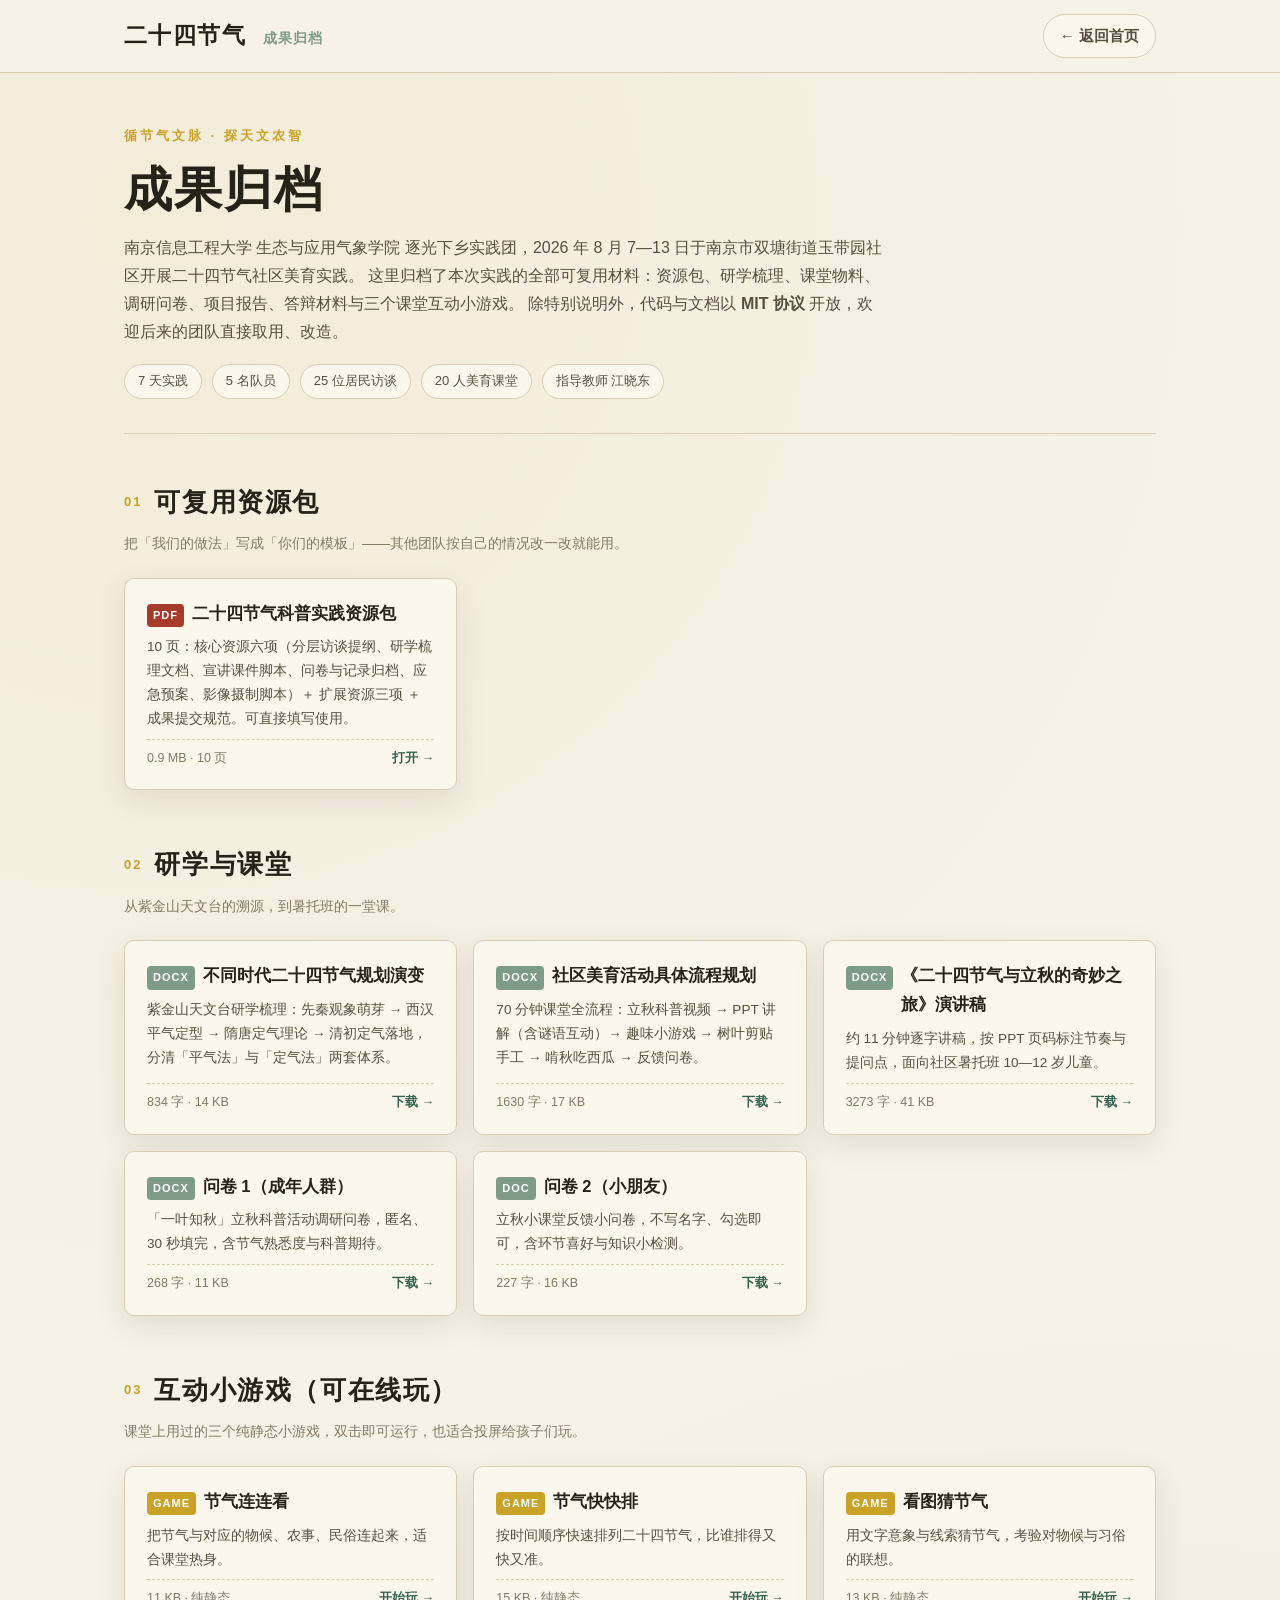
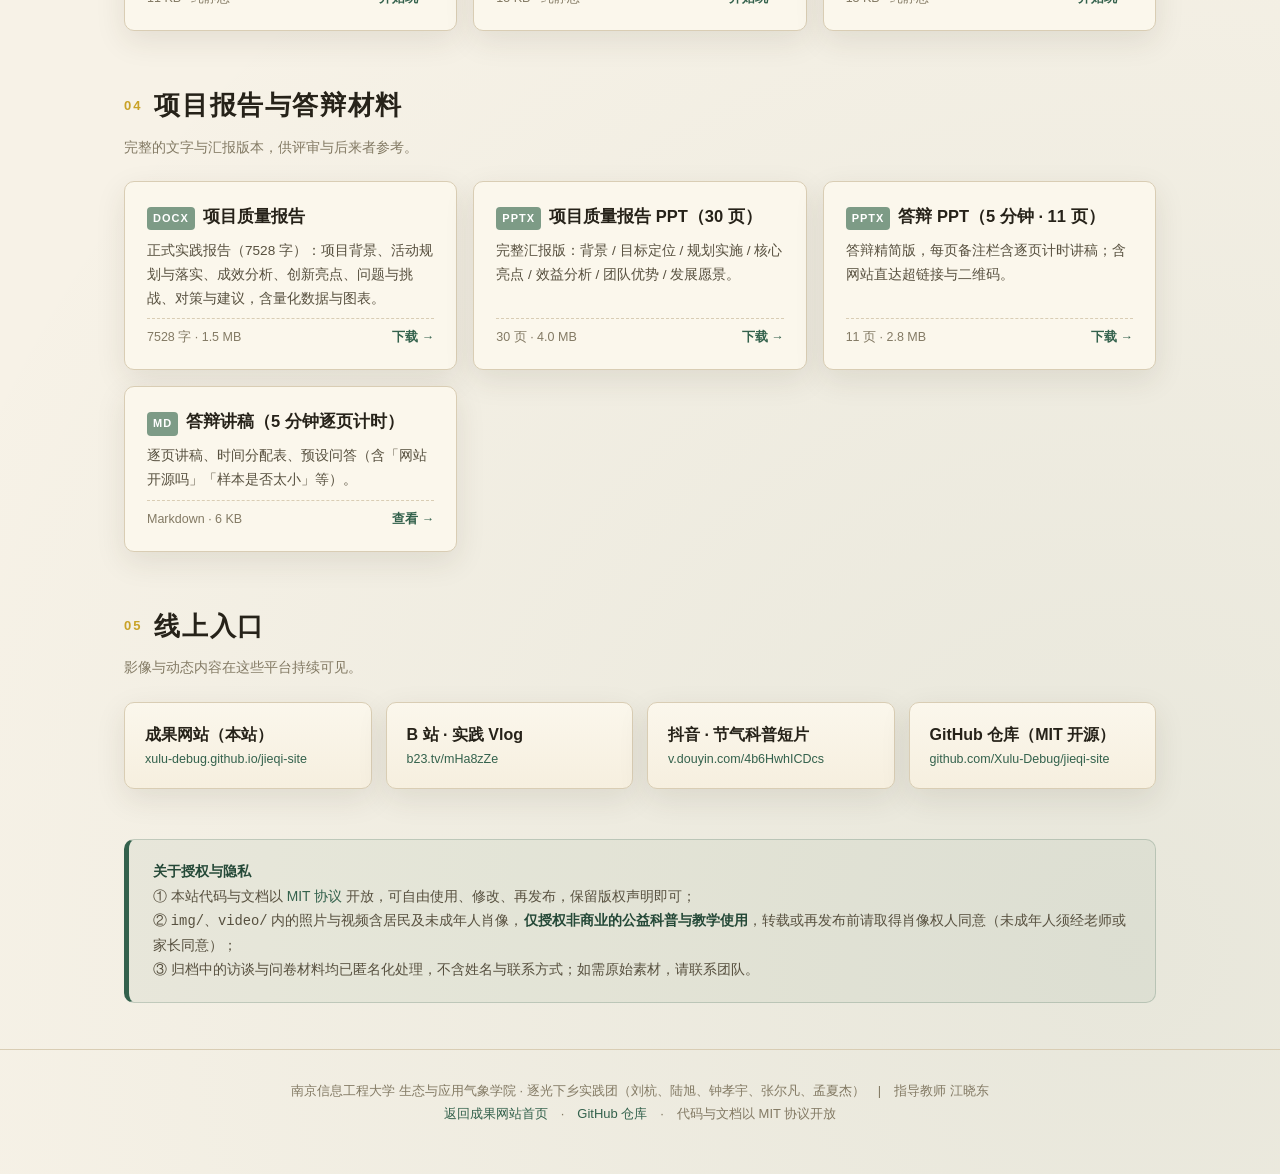
<file: archive.html>
<!DOCTYPE html>
<html lang="zh-CN">
<head>
<meta charset="UTF-8">
<meta name="viewport" content="width=device-width,initial-scale=1">
<title>成果归档 · 二十四节气社区美育实践｜逐光下乡实践团</title>
<meta name="description" content="南京信息工程大学逐光下乡实践团「循节气文脉，探天文农智」二十四节气社区美育实践的成果归档：可复用资源包、研学梳理、课堂物料、项目报告、答辩材料与互动小游戏。">
<style>
:root{
  --paper:#f7f2e7; --paper-2:#efe5d2; --card:#fbf7ec;
  --ink:#262219; --ink-2:#57503f; --ink-3:#837a64;
  --jade:#33614c; --jade-deep:#244837; --jade-soft:#7d9b86;
  --seal:#a63a2b; --line:#d9cdb4; --warm:#c9a227;
  --serif:"Songti SC","Noto Serif CJK SC","Source Han Serif SC",STSong,"SimSun",serif;
  --sans:"PingFang SC","Hiragino Sans GB","Noto Sans CJK SC","Microsoft YaHei",sans-serif;
  --shadow:0 10px 30px rgba(60,50,30,.10);
  --radius:10px;
}
*{box-sizing:border-box;margin:0;padding:0}
body{font-family:var(--sans);color:var(--ink);background:var(--paper);line-height:1.75;
  background-image:radial-gradient(circle at 12% 8%,rgba(201,162,39,.07),transparent 42%),
                   radial-gradient(circle at 88% 92%,rgba(51,97,76,.08),transparent 46%);}
a{color:var(--jade);text-decoration:none}
a:hover{color:var(--seal)}
.wrap{max-width:1080px;margin:0 auto;padding:0 24px}

/* 顶栏 */
.nav{position:sticky;top:0;z-index:50;background:rgba(247,242,231,.94);
  backdrop-filter:blur(8px);border-bottom:1px solid var(--line)}
.nav-inner{max-width:1080px;margin:0 auto;padding:0 24px;height:72px;
  display:flex;align-items:center;justify-content:space-between}
.brand{font-family:var(--serif);font-weight:800;font-size:23px;letter-spacing:1.4px;color:var(--ink)}
.brand em{font-style:normal;color:var(--jade-soft);font-size:14px;margin-left:10px;letter-spacing:1px}
.nav a.back{font-weight:700;font-size:15px;padding:8px 16px;border-radius:999px;
  border:1px solid var(--line);background:var(--card);color:var(--ink-2)}
.nav a.back:hover{border-color:var(--jade);color:var(--jade)}

/* 首屏 */
.hero{padding:60px 0 34px;border-bottom:1px solid var(--line)}
.kicker{font-size:13px;letter-spacing:3px;color:var(--warm);font-weight:800}
h1{font-family:var(--serif);font-size:clamp(32px,4.4vw,48px);line-height:1.25;
  letter-spacing:2px;margin:12px 0 14px}
.lead{color:var(--ink-2);font-size:16px;max-width:760px}
.meta{margin-top:18px;display:flex;flex-wrap:wrap;gap:10px}
.tag{font-size:13px;padding:5px 13px;border-radius:999px;background:var(--card);
  border:1px solid var(--line);color:var(--ink-2)}

/* 分区 */
section{padding:46px 0 6px}
h2{font-family:var(--serif);font-size:26px;letter-spacing:1.6px;
  display:flex;align-items:center;gap:12px;margin-bottom:6px}
h2 .no{font-family:var(--sans);font-size:13px;font-weight:800;color:var(--warm);letter-spacing:2px}
.sub{color:var(--ink-3);font-size:14px;margin-bottom:22px}
.grid{display:grid;grid-template-columns:repeat(auto-fill,minmax(320px,1fr));gap:16px}
.item{background:var(--card);border:1px solid var(--line);border-radius:var(--radius);
  padding:20px 22px;box-shadow:var(--shadow);transition:.18s;display:flex;flex-direction:column;gap:8px}
.item:hover{transform:translateY(-2px);border-color:var(--jade-soft)}
.item .name{font-weight:800;font-size:16.5px;color:var(--ink);display:flex;gap:8px;align-items:baseline}
.item .name .ext{font-size:11px;font-weight:800;letter-spacing:1px;color:#fff;background:var(--jade-soft);
  border-radius:4px;padding:2px 6px;flex:none}
.item .name .ext.pdf{background:var(--seal)}
.item .name .ext.game{background:var(--warm)}
.item .desc{font-size:13.6px;color:var(--ink-2)}
.item .foot{margin-top:auto;display:flex;align-items:center;justify-content:space-between;
  font-size:12.5px;color:var(--ink-3);padding-top:8px;border-top:1px dashed var(--line)}
.item .foot .go{font-weight:800;color:var(--jade)}

/* 链接条 */
.links{display:grid;grid-template-columns:repeat(auto-fill,minmax(240px,1fr));gap:14px}
.link-card{display:block;background:linear-gradient(180deg,var(--card),#f6efdf);
  border:1px solid var(--line);border-radius:var(--radius);padding:18px 20px;box-shadow:var(--shadow)}
.link-card .t{font-weight:800;font-size:16px;color:var(--ink)}
.link-card .u{font-size:12.5px;color:var(--jade);word-break:break-all}
.link-card:hover{border-color:var(--jade);transform:translateY(-2px)}

/* 说明 */
.note{margin:44px 0 0;background:rgba(51,97,76,.06);border:1px solid rgba(51,97,76,.22);
  border-left:5px solid var(--jade);border-radius:var(--radius);padding:20px 24px;font-size:13.8px;color:var(--ink-2)}
.note b{color:var(--jade-deep)}
footer{margin-top:46px;padding:30px 0 48px;border-top:1px solid var(--line);
  font-size:13px;color:var(--ink-3);text-align:center}
footer a{color:var(--jade)}
@media(max-width:640px){
  .nav-inner{height:auto;padding:12px 16px;gap:10px;flex-wrap:wrap}
  .brand{font-size:18px;letter-spacing:.5px}
  .brand em{font-size:11px;margin-left:6px;letter-spacing:0}
  .nav a.back{font-size:13px;padding:6px 12px}
  .wrap{padding:0 18px}
  .hero{padding:34px 0 24px}
  h1{font-size:30px;letter-spacing:1px}
  .lead{font-size:15px}
  h2{font-size:21px;letter-spacing:1px}
  .grid{grid-template-columns:1fr}
  .item{padding:16px 16px}
  .item .name{font-size:15.5px;flex-wrap:wrap}
  .link-card .u{font-size:11.5px}
  .note{padding:16px 18px;font-size:13px}
}
</style>
</head>
<body>

<header class="nav">
  <div class="nav-inner">
    <a class="brand" href="index.html">二十四节气 <em>成果归档</em></a>
    <a class="back" href="index.html">← 返回首页</a>
  </div>
</header>

<div class="wrap">
  <section class="hero" style="padding-top:52px">
    <div class="kicker">循节气文脉 · 探天文农智</div>
    <h1>成果归档</h1>
    <p class="lead">
      南京信息工程大学 生态与应用气象学院 逐光下乡实践团，2026 年 8 月 7—13 日于南京市双塘街道玉带园社区开展二十四节气社区美育实践。
      这里归档了本次实践的全部可复用材料：资源包、研学梳理、课堂物料、调研问卷、项目报告、答辩材料与三个课堂互动小游戏。
      除特别说明外，代码与文档以 <b>MIT 协议</b> 开放，欢迎后来的团队直接取用、改造。
    </p>
    <div class="meta">
      <span class="tag">7 天实践</span>
      <span class="tag">5 名队员</span>
      <span class="tag">25 位居民访谈</span>
      <span class="tag">20 人美育课堂</span>
      <span class="tag">指导教师 江晓东</span>
    </div>
  </section>

  <section>
    <h2><span class="no">01</span>可复用资源包</h2>
    <p class="sub">把「我们的做法」写成「你们的模板」——其他团队按自己的情况改一改就能用。</p>
    <div class="grid">
      <div class="item">
        <div class="name"><span class="ext pdf">PDF</span>二十四节气科普实践资源包</div>
        <div class="desc">10 页：核心资源六项（分层访谈提纲、研学梳理文档、宣讲课件脚本、问卷与记录归档、应急预案、影像摄制脚本）＋ 扩展资源三项 ＋ 成果提交规范。可直接填写使用。</div>
        <div class="foot"><span>0.9 MB · 10 页</span><a class="go" href="docs/资源包/二十四节气科普实践资源包.pdf">打开 →</a></div>
      </div>
    </div>
  </section>

  <section>
    <h2><span class="no">02</span>研学与课堂</h2>
    <p class="sub">从紫金山天文台的溯源，到暑托班的一堂课。</p>
    <div class="grid">
      <div class="item">
        <div class="name"><span class="ext">DOCX</span>不同时代二十四节气规划演变</div>
        <div class="desc">紫金山天文台研学梳理：先秦观象萌芽 → 西汉平气定型 → 隋唐定气理论 → 清初定气落地，分清「平气法」与「定气法」两套体系。</div>
        <div class="foot"><span>834 字 · 14 KB</span><a class="go" href="docs/研学/不同时代二十四节气规划演变.docx">下载 →</a></div>
      </div>
      <div class="item">
        <div class="name"><span class="ext">DOCX</span>社区美育活动具体流程规划</div>
        <div class="desc">70 分钟课堂全流程：立秋科普视频 → PPT 讲解（含谜语互动）→ 趣味小游戏 → 树叶剪贴手工 → 啃秋吃西瓜 → 反馈问卷。</div>
        <div class="foot"><span>1630 字 · 17 KB</span><a class="go" href="docs/课堂/社区美育活动具体流程规划.docx">下载 →</a></div>
      </div>
      <div class="item">
        <div class="name"><span class="ext">DOCX</span>《二十四节气与立秋的奇妙之旅》演讲稿</div>
        <div class="desc">约 11 分钟逐字讲稿，按 PPT 页码标注节奏与提问点，面向社区暑托班 10—12 岁儿童。</div>
        <div class="foot"><span>3273 字 · 41 KB</span><a class="go" href="docs/课堂/立秋课堂演讲稿.docx">下载 →</a></div>
      </div>
      <div class="item">
        <div class="name"><span class="ext">DOCX</span>问卷 1（成年人群）</div>
        <div class="desc">「一叶知秋」立秋科普活动调研问卷，匿名、30 秒填完，含节气熟悉度与科普期待。</div>
        <div class="foot"><span>268 字 · 11 KB</span><a class="go" href="docs/课堂/问卷1-成年人群.docx">下载 →</a></div>
      </div>
      <div class="item">
        <div class="name"><span class="ext">DOC</span>问卷 2（小朋友）</div>
        <div class="desc">立秋小课堂反馈小问卷，不写名字、勾选即可，含环节喜好与知识小检测。</div>
        <div class="foot"><span>227 字 · 16 KB</span><a class="go" href="docs/课堂/问卷2-小朋友.doc">下载 →</a></div>
      </div>
    </div>
  </section>

  <section>
    <h2><span class="no">03</span>互动小游戏（可在线玩）</h2>
    <p class="sub">课堂上用过的三个纯静态小游戏，双击即可运行，也适合投屏给孩子们玩。</p>
    <div class="grid">
      <div class="item">
        <div class="name"><span class="ext game">GAME</span>节气连连看</div>
        <div class="desc">把节气与对应的物候、农事、民俗连起来，适合课堂热身。</div>
        <div class="foot"><span>11 KB · 纯静态</span><a class="go" href="games/lianliankan.html">开始玩 →</a></div>
      </div>
      <div class="item">
        <div class="name"><span class="ext game">GAME</span>节气快快排</div>
        <div class="desc">按时间顺序快速排列二十四节气，比谁排得又快又准。</div>
        <div class="foot"><span>15 KB · 纯静态</span><a class="go" href="games/kuaikuaipai.html">开始玩 →</a></div>
      </div>
      <div class="item">
        <div class="name"><span class="ext game">GAME</span>看图猜节气</div>
        <div class="desc">用文字意象与线索猜节气，考验对物候与习俗的联想。</div>
        <div class="foot"><span>13 KB · 纯静态</span><a class="go" href="games/kan-tu-cai.html">开始玩 →</a></div>
      </div>
    </div>
  </section>

  <section>
    <h2><span class="no">04</span>项目报告与答辩材料</h2>
    <p class="sub">完整的文字与汇报版本，供评审与后来者参考。</p>
    <div class="grid">
      <div class="item">
        <div class="name"><span class="ext">DOCX</span>项目质量报告</div>
        <div class="desc">正式实践报告（7528 字）：项目背景、活动规划与落实、成效分析、创新亮点、问题与挑战、对策与建议，含量化数据与图表。</div>
        <div class="foot"><span>7528 字 · 1.5 MB</span><a class="go" href="docs/报告/项目质量报告.docx">下载 →</a></div>
      </div>
      <div class="item">
        <div class="name"><span class="ext">PPTX</span>项目质量报告 PPT（30 页）</div>
        <div class="desc">完整汇报版：背景 / 目标定位 / 规划实施 / 核心亮点 / 效益分析 / 团队优势 / 发展愿景。</div>
        <div class="foot"><span>30 页 · 4.0 MB</span><a class="go" href="docs/报告/项目质量报告PPT-30页.pptx">下载 →</a></div>
      </div>
      <div class="item">
        <div class="name"><span class="ext">PPTX</span>答辩 PPT（5 分钟 · 11 页）</div>
        <div class="desc">答辩精简版，每页备注栏含逐页计时讲稿；含网站直达超链接与二维码。</div>
        <div class="foot"><span>11 页 · 2.8 MB</span><a class="go" href="docs/答辩/答辩PPT-5分钟.pptx">下载 →</a></div>
      </div>
      <div class="item">
        <div class="name"><span class="ext">MD</span>答辩讲稿（5 分钟逐页计时）</div>
        <div class="desc">逐页讲稿、时间分配表、预设问答（含「网站开源吗」「样本是否太小」等）。</div>
        <div class="foot"><span>Markdown · 6 KB</span><a class="go" href="docs/答辩/答辩讲稿-5分钟逐页计时.md">查看 →</a></div>
      </div>
    </div>
  </section>

  <section>
    <h2><span class="no">05</span>线上入口</h2>
    <p class="sub">影像与动态内容在这些平台持续可见。</p>
    <div class="links">
      <a class="link-card" href="index.html">
        <div class="t">成果网站（本站）</div>
        <div class="u">xulu-debug.github.io/jieqi-site</div>
      </a>
      <a class="link-card" href="https://b23.tv/mHa8zZe" target="_blank" rel="noopener">
        <div class="t">B 站 · 实践 Vlog</div>
        <div class="u">b23.tv/mHa8zZe</div>
      </a>
      <a class="link-card" href="https://v.douyin.com/4b6HwhICDcs/" target="_blank" rel="noopener">
        <div class="t">抖音 · 节气科普短片</div>
        <div class="u">v.douyin.com/4b6HwhICDcs</div>
      </a>
      <a class="link-card" href="https://github.com/Xulu-Debug/jieqi-site" target="_blank" rel="noopener">
        <div class="t">GitHub 仓库（MIT 开源）</div>
        <div class="u">github.com/Xulu-Debug/jieqi-site</div>
      </a>
    </div>
  </section>

  <div class="note">
    <b>关于授权与隐私</b><br>
    ① 本站代码与文档以 <a href="LICENSE">MIT 协议</a> 开放，可自由使用、修改、再发布，保留版权声明即可；<br>
    ② <code>img/</code>、<code>video/</code> 内的照片与视频含居民及未成年人肖像，<b>仅授权非商业的公益科普与教学使用</b>，转载或再发布前请取得肖像权人同意（未成年人须经老师或家长同意）；<br>
    ③ 归档中的访谈与问卷材料均已匿名化处理，不含姓名与联系方式；如需原始素材，请联系团队。
  </div>
</div>

<footer>
  南京信息工程大学 生态与应用气象学院 · 逐光下乡实践团（刘杭、陆旭、钟孝宇、张尔凡、孟夏杰）　|　指导教师 江晓东<br>
  <a href="index.html">返回成果网站首页</a>　·　<a href="https://github.com/Xulu-Debug/jieqi-site">GitHub 仓库</a>　·　代码与文档以 MIT 协议开放
</footer>

</body>
</html>
</file>
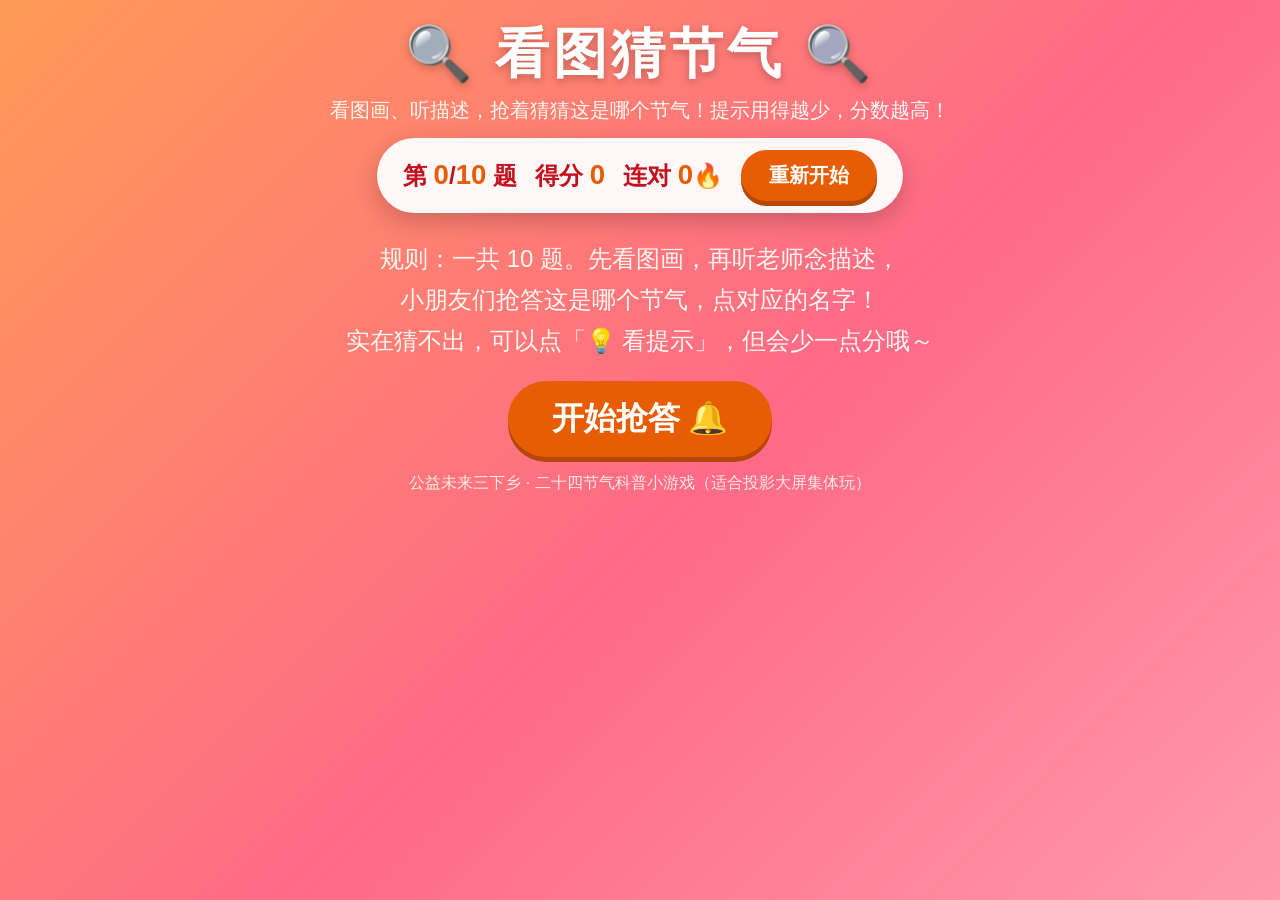
<file: games/kan-tu-cai.html>
<!DOCTYPE html>
<html lang="zh-CN">
<head>
<meta charset="UTF-8">
<meta name="viewport" content="width=device-width, initial-scale=1.0">
<title>看图猜节气 · 公益未来三下乡</title>
<style>
  * { margin:0; padding:0; box-sizing:border-box; -webkit-tap-highlight-color:transparent; }
  html,body{ height:100%; }
  body{
    font-family:"Microsoft YaHei","微软雅黑","PingFang SC",sans-serif;
    background:linear-gradient(135deg,#ff9a56 0%,#ff6a88 55%,#ff99ac 100%);
    min-height:100vh; display:flex; flex-direction:column; align-items:center;
    padding:18px; user-select:none; overflow-x:hidden;
  }
  h1{ color:#fff; font-size:clamp(28px,4.5vw,54px); text-shadow:0 3px 8px rgba(0,0,0,.25); letter-spacing:4px; }
  .subtitle{ color:#fff6f0; font-size:clamp(14px,1.8vw,20px); margin:6px 0 14px; }
  .bar{ display:flex; gap:18px; align-items:center; flex-wrap:wrap; justify-content:center;
    background:rgba(255,255,255,.94); padding:12px 26px; border-radius:50px;
    box-shadow:0 8px 24px rgba(0,0,0,.2); margin-bottom:16px; }
  .stat{ font-size:clamp(16px,2vw,24px); font-weight:bold; color:#c1121f; }
  .stat b{ color:#e85d04; font-size:1.15em; }
  .btn{ border:none; cursor:pointer; font-family:inherit; font-weight:bold; background:#e85d04; color:#fff;
    padding:12px 28px; border-radius:50px; font-size:clamp(15px,1.8vw,20px); box-shadow:0 5px 0 #b54708; transition:.1s; }
  .btn:active{ transform:translateY(4px); box-shadow:0 1px 0 #b54708; }
  .btn.hint{ background:#ffb703; box-shadow:0 5px 0 #fb8500; color:#7a3e00; }

  #stage{ width:100%; max-width:1000px; display:flex; flex-direction:column; align-items:center; }
  #card{ background:#fff; border-radius:30px; padding:26px 34px; text-align:center;
    box-shadow:0 18px 50px rgba(0,0,0,.28); margin-bottom:18px; width:100%; animation:drop .35s; }
  @keyframes drop{ from{transform:translateY(-40px) scale(.9);opacity:0} to{transform:none;opacity:1} }
  #card .emoji{ font-size:clamp(70px,15vw,170px); line-height:1; }
  #card .ask{ font-size:clamp(20px,3vw,32px); color:#c1121f; font-weight:bold; margin-top:8px; }
  #hintBox{ min-height:clamp(30px,4vw,46px); margin-top:12px; font-size:clamp(18px,2.8vw,30px);
    color:#6a4a00; background:#fff3d6; border-radius:16px; padding:10px 16px; display:none; }
  #hintBox.show{ display:block; animation:drop .3s; }

  #options{ display:grid; grid-template-columns:repeat(2,1fr); gap:clamp(12px,2vw,26px); width:100%; max-width:820px; }
  .opt{ border:none; cursor:pointer; font-family:inherit; border-radius:22px; padding:clamp(18px,3vw,34px) 10px;
    background:#fff; color:#c1121f; font-weight:900; font-size:clamp(26px,4.6vw,52px); letter-spacing:3px;
    box-shadow:0 8px 0 rgba(0,0,0,.18); transition:.1s; }
  .opt:active{ transform:translateY(6px); box-shadow:0 2px 0 rgba(0,0,0,.18); }
  .opt.right{ background:#06d6a0; color:#fff; outline:6px solid #04a87d; }
  .opt.wrong{ background:#ef476f; color:#fff; animation:shake .4s; }
  @keyframes shake{ 0%,100%{transform:translateX(0)} 25%{transform:translateX(-10px)} 75%{transform:translateX(10px)} }
  .opt:disabled{ cursor:default; }

  #feedback{ height:clamp(30px,5vw,54px); font-size:clamp(22px,4vw,46px); font-weight:900; margin:14px 0; color:#fff; text-shadow:0 2px 6px rgba(0,0,0,.3); }
  #start{ text-align:center; }
  #start p{ color:#fff6f0; font-size:clamp(16px,2.2vw,24px); margin:10px 0 20px; line-height:1.7; }

  #over{ position:fixed; inset:0; background:rgba(0,0,0,.6); display:none; align-items:center; justify-content:center; z-index:50; }
  #over .panel{ background:#fff; border-radius:28px; padding:40px 50px; text-align:center; box-shadow:0 20px 60px rgba(0,0,0,.4); animation:drop .4s; }
  #over h2{ font-size:clamp(30px,5vw,56px); color:#e85d04; }
  #over .score{ font-size:clamp(40px,8vw,84px); font-weight:900; color:#c1121f; margin:10px 0; }
  #over .rank{ font-size:clamp(22px,3.5vw,38px); color:#7a3e00; margin-bottom:20px; }
  .confetti{ position:fixed; width:12px; height:12px; top:-20px; z-index:60; pointer-events:none; }
  .footer{ color:#fff6f0; margin-top:16px; font-size:clamp(12px,1.4vw,16px); opacity:.9; }
</style>
</head>
<body>
  <h1>🔍 看图猜节气 🔍</h1>
  <div class="subtitle">看图画、听描述，抢着猜猜这是哪个节气！提示用得越少，分数越高！</div>

  <div class="bar">
    <span class="stat">第 <b id="round">0</b>/<b id="rounds">10</b> 题</span>
    <span class="stat">得分 <b id="score">0</b></span>
    <span class="stat">连对 <b id="streak">0</b>🔥</span>
    <button class="btn" id="restart">重新开始</button>
  </div>

  <div id="stage">
    <div id="start">
      <p>规则：一共 10 题。先看图画，再听老师念描述，<br>小朋友们抢答这是哪个节气，点对应的名字！<br>实在猜不出，可以点「💡 看提示」，但会少一点分哦～</p>
      <button class="btn" id="startBtn" style="font-size:clamp(20px,3vw,32px);padding:16px 44px;">开始抢答 🔔</button>
    </div>

    <div id="play" style="display:none;width:100%;flex-direction:column;align-items:center;">
      <div id="card">
        <div class="emoji" id="cEmoji">🌸</div>
        <div class="ask">🤔 这是哪个节气？</div>
        <div id="hintBox"></div>
        <div style="margin-top:14px;"><button class="btn hint" id="hintBtn">💡 看提示</button></div>
      </div>
      <div id="feedback"></div>
      <div id="options"></div>
    </div>
  </div>
  <div class="footer">公益未来三下乡 · 二十四节气科普小游戏（适合投影大屏集体玩）</div>

  <div id="over">
    <div class="panel">
      <h2>🏁 抢答结束！</h2>
      <div class="score" id="finalScore">0</div>
      <div class="rank" id="rank"></div>
      <button class="btn" id="again">再来一轮 🔔</button>
    </div>
  </div>

<script>
const JIEQI = [
  {name:'立春', season:'春', emoji:'🌱', riddle:'东风解冻，春天的大门刚刚打开。'},
  {name:'雨水', season:'春', emoji:'🌧️', riddle:'冰雪融化，春雨沙沙地下起来。'},
  {name:'惊蛰', season:'春', emoji:'⚡', riddle:'一声春雷，把冬眠的小虫都叫醒了。'},
  {name:'春分', season:'春', emoji:'🌸', riddle:'这一天白天和黑夜一样长，百花齐放。'},
  {name:'清明', season:'春', emoji:'🍃', riddle:'人们踏青、放风筝，柳枝冒出嫩芽。'},
  {name:'谷雨', season:'春', emoji:'🌾', riddle:'雨水浇灌田地，是播种的好时候。'},
  {name:'立夏', season:'夏', emoji:'☀️', riddle:'天气暖了，夏天悄悄来到身边。'},
  {name:'小满', season:'夏', emoji:'🌿', riddle:'田里的麦粒鼓起来，却还没有成熟。'},
  {name:'芒种', season:'夏', emoji:'👨‍🌾', riddle:'农民伯伯忙着收麦子、插秧苗。'},
  {name:'夏至', season:'夏', emoji:'🌞', riddle:'一年里白天最长的一天，荷花开了。'},
  {name:'小暑', season:'夏', emoji:'🍉', riddle:'天气越来越热，吃块西瓜真凉快。'},
  {name:'大暑', season:'夏', emoji:'🔥', riddle:'一年中最热的时候，知了叫个不停。'},
  {name:'立秋', season:'秋', emoji:'🍂', riddle:'第一片落叶飘下，夏天就要走了。'},
  {name:'处暑', season:'秋', emoji:'🌤️', riddle:'炎热的暑气慢慢退去，秋天来了。'},
  {name:'白露', season:'秋', emoji:'💧', riddle:'清晨的小草上，挂着白白的小水珠。'},
  {name:'秋分', season:'秋', emoji:'🌕', riddle:'又是昼夜平分，田野里一片丰收。'},
  {name:'寒露', season:'秋', emoji:'🍁', riddle:'露水变得冰凉，枫叶染红了山。'},
  {name:'霜降', season:'秋', emoji:'❄️', riddle:'天气更冷了，地上结了一层白霜。'},
  {name:'立冬', season:'冬', emoji:'🧣', riddle:'冬天来了，人们穿上了厚棉衣。'},
  {name:'小雪', season:'冬', emoji:'🌨️', riddle:'天空飘下第一片雪花。'},
  {name:'大雪', season:'冬', emoji:'⛄', riddle:'雪花纷纷扬扬，可以堆雪人啦。'},
  {name:'冬至', season:'冬', emoji:'🥟', riddle:'一年里白天最短，家家户户吃饺子。'},
  {name:'小寒', season:'冬', emoji:'🧊', riddle:'滴水成冰，冷得直哆嗦。'},
  {name:'大寒', season:'冬', emoji:'☃️', riddle:'一年中最冷的时候，新年快到了。'}
];

let actx;
function beep(freq,dur,type='sine',vol=0.15){
  try{ actx=actx||new(window.AudioContext||window.webkitAudioContext)();
    const o=actx.createOscillator(),g=actx.createGain(); o.type=type;o.frequency.value=freq;
    o.connect(g);g.connect(actx.destination); g.gain.setValueAtTime(vol,actx.currentTime);
    g.gain.exponentialRampToValueAtTime(0.001,actx.currentTime+dur); o.start();o.stop(actx.currentTime+dur);
  }catch(e){}
}
const sRight=()=>{beep(700,.1);setTimeout(()=>beep(1050,.16),90);};
const sWrong=()=>beep(160,.3,'sawtooth',0.12);
const sHint=()=>beep(880,.08,'triangle',0.1);
const sOver=()=>{[523,659,784,1046,1318].forEach((f,i)=>setTimeout(()=>beep(f,.25,'triangle'),i*140));};

const TOTAL=10;
let queue=[], idx=0, score=0, streak=0, current=null, hintUsed=false, answered=false;

function shuffle(a){for(let i=a.length-1;i>0;i--){const j=Math.floor(Math.random()*(i+1));[a[i],a[j]]=[a[j],a[i]];}return a;}

function start(){
  score=0; streak=0; idx=0;
  queue=shuffle(JIEQI.slice()).slice(0,TOTAL);
  document.getElementById('rounds').textContent=TOTAL;
  document.getElementById('score').textContent=0;
  document.getElementById('streak').textContent=0;
  document.getElementById('over').style.display='none';
  document.getElementById('start').style.display='none';
  document.getElementById('play').style.display='flex';
  nextRound();
}

function makeOptions(correct){
  // 优先同季节干扰项，再补足
  let pool=JIEQI.filter(j=>j.name!==correct.name && j.season===correct.season).map(j=>j.name);
  pool=shuffle(pool);
  const others=JIEQI.filter(j=>j.name!==correct.name && j.season!==correct.season).map(j=>j.name);
  shuffle(others);
  let opts=[correct.name, ...pool, ...others];
  opts=opts.slice(0,4);
  while(opts.length<4){ opts.push(others[opts.length]); }
  return shuffle(opts);
}

function nextRound(){
  if(idx>=TOTAL) return finish();
  idx++; answered=false; hintUsed=false;
  document.getElementById('round').textContent=idx;
  document.getElementById('feedback').textContent='';
  const hb=document.getElementById('hintBox'); hb.classList.remove('show'); hb.textContent='';
  document.getElementById('hintBtn').disabled=false;
  current=queue[idx-1];
  document.getElementById('cEmoji').textContent=current.emoji;
  const card=document.getElementById('card'); card.style.animation='none'; void card.offsetWidth; card.style.animation='drop .35s';
  const box=document.getElementById('options'); box.innerHTML='';
  makeOptions(current).forEach(name=>{
    const b=document.createElement('button'); b.className='opt'; b.textContent=name;
    b.addEventListener('click',()=>answer(name,b)); box.appendChild(b);
  });
}

document.getElementById('hintBtn').addEventListener('click',()=>{
  if(answered||hintUsed) return; hintUsed=true; sHint();
  const hb=document.getElementById('hintBox');
  hb.textContent='💡 提示：'+current.riddle; hb.classList.add('show');
  document.getElementById('hintBtn').disabled=true;
});

function answer(name,btn){
  if(answered) return; answered=true;
  document.querySelectorAll('.opt').forEach(b=>b.disabled=true);
  const correct = name===current.name;
  const correctBtn=[...document.querySelectorAll('.opt')].find(b=>b.textContent===current.name);
  if(correct){
    btn.classList.add('right'); sRight(); streak++;
    let gain = hintUsed?60:120;
    gain += Math.min(streak-1,5)*15; // 连对奖励
    score+=gain;
    document.getElementById('feedback').textContent=`🎉 答对啦！这就是「${current.name}」 +${gain}分`;
  }else{
    btn.classList.add('wrong'); correctBtn.classList.add('right'); sWrong(); streak=0;
    document.getElementById('feedback').textContent=`😅 正确答案是「${current.name}」`;
  }
  document.getElementById('score').textContent=score;
  document.getElementById('streak').textContent=streak;
  setTimeout(nextRound,1700);
}

function finish(){
  sOver(); confetti();
  document.getElementById('finalScore').textContent=score;
  let rank;
  if(score>=1100) rank='🌟 节气小博士，名不虚传！';
  else if(score>=750) rank='👍 节气小达人，真棒！';
  else if(score>=400) rank='😊 很不错，继续加油！';
  else rank='💪 多玩几次，你会更厉害！';
  document.getElementById('rank').textContent=rank;
  document.getElementById('over').style.display='flex';
}

function confetti(){
  const colors=['#e85d04','#ffb703','#06d6a0','#4d96ff','#ef476f','#a06cd5'];
  for(let i=0;i<90;i++){
    const c=document.createElement('div');c.className='confetti';
    c.style.left=Math.random()*100+'vw'; c.style.background=colors[i%colors.length];
    c.style.borderRadius=Math.random()>.5?'50%':'2px'; document.body.appendChild(c);
    const dur=2+Math.random()*2;
    c.animate([{transform:'translateY(0) rotate(0)'},{transform:`translateY(105vh) rotate(${720*Math.random()}deg)`}],{duration:dur*1000,easing:'ease-in'});
    setTimeout(()=>c.remove(),dur*1000);
  }
}

document.getElementById('startBtn').addEventListener('click',start);
document.getElementById('restart').addEventListener('click',start);
document.getElementById('again').addEventListener('click',start);
</script>
</body>
</html>
</file>
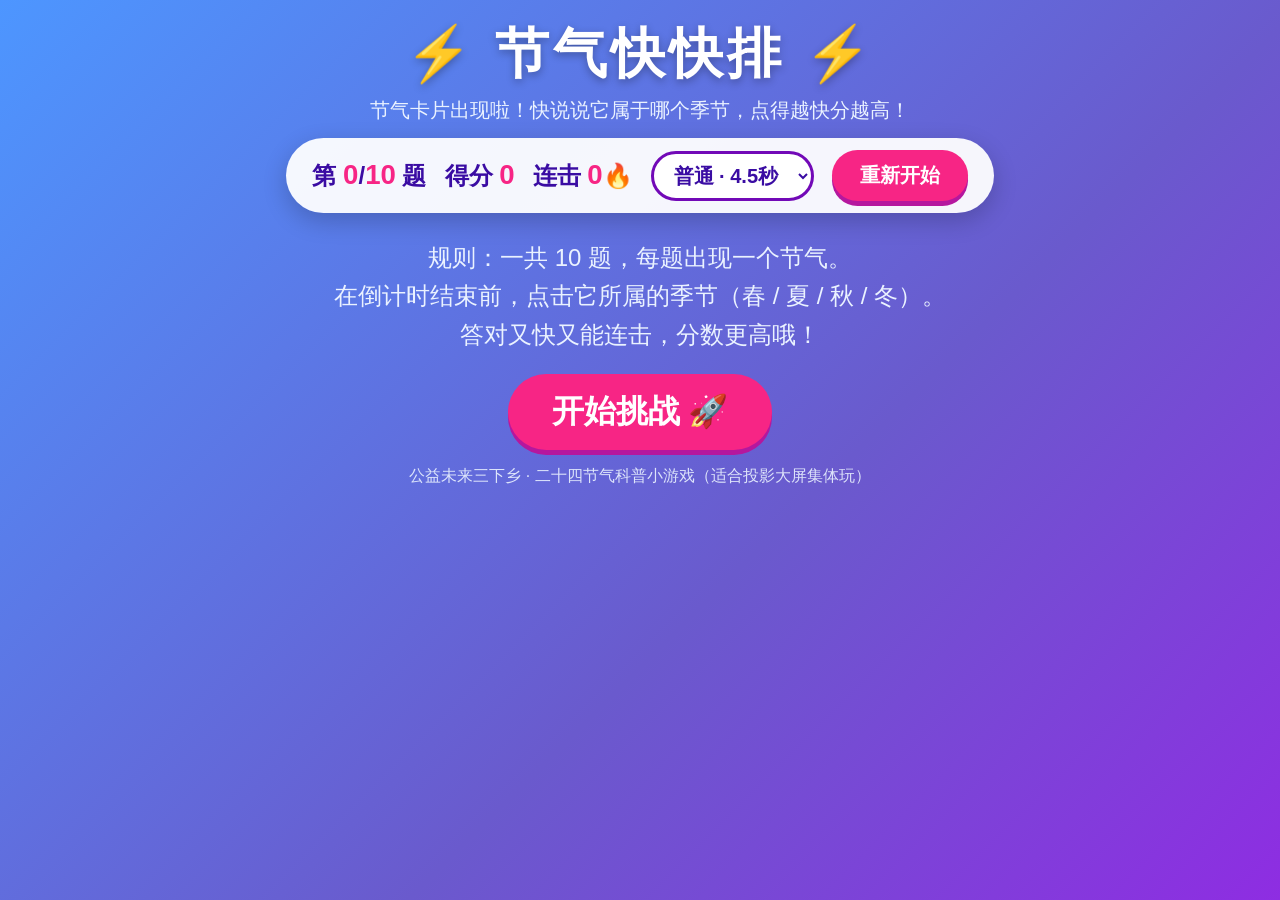
<file: games/kuaikuaipai.html>
<!DOCTYPE html>
<html lang="zh-CN">
<head>
<meta charset="UTF-8">
<meta name="viewport" content="width=device-width, initial-scale=1.0">
<title>节气快快排 · 公益未来三下乡</title>
<style>
  * { margin:0; padding:0; box-sizing:border-box; -webkit-tap-highlight-color:transparent; }
  html,body{ height:100%; }
  body{
    font-family:"Microsoft YaHei","微软雅黑","PingFang SC",sans-serif;
    background:linear-gradient(135deg,#4d96ff,#6a5acd 60%,#8e2de2);
    min-height:100vh; display:flex; flex-direction:column; align-items:center;
    padding:18px; user-select:none; overflow-x:hidden;
  }
  h1{ color:#fff; font-size:clamp(28px,4.5vw,54px); text-shadow:0 3px 8px rgba(0,0,0,.3); letter-spacing:4px; }
  .subtitle{ color:#eaf2ff; font-size:clamp(14px,1.8vw,20px); margin:6px 0 14px; }
  .bar{
    display:flex; gap:18px; align-items:center; flex-wrap:wrap; justify-content:center;
    background:rgba(255,255,255,.94); padding:12px 26px; border-radius:50px;
    box-shadow:0 8px 24px rgba(0,0,0,.2); margin-bottom:16px;
  }
  .stat{ font-size:clamp(16px,2vw,24px); font-weight:bold; color:#3a0ca3; }
  .stat b{ color:#f72585; font-size:1.15em; }
  .btn{
    border:none; cursor:pointer; font-family:inherit; font-weight:bold;
    background:#f72585; color:#fff; padding:12px 28px; border-radius:50px;
    font-size:clamp(15px,1.8vw,20px); box-shadow:0 5px 0 #b5179e; transition:.1s;
  }
  .btn:active{ transform:translateY(4px); box-shadow:0 1px 0 #b5179e; }
  select{ font-family:inherit; font-size:clamp(15px,1.8vw,20px); font-weight:bold; padding:10px 16px;
    border-radius:50px; border:3px solid #7209b7; color:#3a0ca3; background:#fff; cursor:pointer; }

  #stage{ width:100%; max-width:1000px; display:flex; flex-direction:column; align-items:center; }
  #timebar{ width:100%; max-width:760px; height:22px; background:rgba(255,255,255,.3);
    border-radius:20px; overflow:hidden; margin-bottom:18px; }
  #timefill{ height:100%; width:100%; background:linear-gradient(90deg,#06d6a0,#ffd93d,#f72585); transition:width .1s linear; }

  #card{
    background:#fff; border-radius:30px; padding:30px 40px; text-align:center;
    box-shadow:0 18px 50px rgba(0,0,0,.3); margin-bottom:26px; min-width:min(70vw,460px);
    animation:drop .35s;
  }
  @keyframes drop{ from{transform:translateY(-40px) scale(.9);opacity:0} to{transform:none;opacity:1} }
  #card .emoji{ font-size:clamp(60px,12vw,140px); line-height:1; }
  #card .name{ font-size:clamp(40px,8vw,90px); font-weight:900; color:#3a0ca3; letter-spacing:4px; margin-top:6px; }
  #card .desc{ font-size:clamp(16px,2.4vw,26px); color:#666; margin-top:8px; }
  #card .ask{ font-size:clamp(18px,2.6vw,28px); color:#f72585; font-weight:bold; margin-top:14px; }

  #seasons{ display:grid; grid-template-columns:repeat(4,1fr); gap:clamp(10px,2vw,26px); width:100%; max-width:900px; }
  .season{
    border:none; cursor:pointer; font-family:inherit; border-radius:24px; padding:22px 10px;
    color:#fff; font-weight:900; box-shadow:0 8px 0 rgba(0,0,0,.25); transition:.1s;
    display:flex; flex-direction:column; align-items:center; gap:6px;
  }
  .season:active{ transform:translateY(6px); box-shadow:0 2px 0 rgba(0,0,0,.25); }
  .season .se{ font-size:clamp(40px,7vw,80px); line-height:1; }
  .season .sn{ font-size:clamp(26px,4.5vw,52px); letter-spacing:4px; }
  .s-spring{ background:linear-gradient(135deg,#56ab2f,#a8e063); }
  .s-summer{ background:linear-gradient(135deg,#ff512f,#f09819); }
  .s-autumn{ background:linear-gradient(135deg,#f7971e,#ffd200); color:#7a4a00; }
  .s-winter{ background:linear-gradient(135deg,#2193b0,#6dd5ed); }
  .season.right{ outline:6px solid #06d6a0; }
  .season.wrong{ outline:6px solid #ef476f; animation:shake .4s; }
  @keyframes shake{ 0%,100%{transform:translateX(0)} 25%{transform:translateX(-10px)} 75%{transform:translateX(10px)} }

  #feedback{ height:clamp(30px,5vw,54px); font-size:clamp(22px,4vw,46px); font-weight:900; margin:14px 0; color:#fff; text-shadow:0 2px 6px rgba(0,0,0,.3); }
  #start{ text-align:center; }
  #start p{ color:#eaf2ff; font-size:clamp(16px,2.2vw,24px); margin:10px 0 20px; line-height:1.6; }

  #over{ position:fixed; inset:0; background:rgba(0,0,0,.6); display:none; align-items:center; justify-content:center; z-index:50; }
  #over .panel{ background:#fff; border-radius:28px; padding:40px 50px; text-align:center; box-shadow:0 20px 60px rgba(0,0,0,.4); animation:drop .4s; }
  #over h2{ font-size:clamp(30px,5vw,56px); color:#7209b7; }
  #over .score{ font-size:clamp(40px,8vw,84px); font-weight:900; color:#f72585; margin:10px 0; }
  #over .rank{ font-size:clamp(22px,3.5vw,38px); color:#3a0ca3; margin-bottom:20px; }
  .confetti{ position:fixed; width:12px; height:12px; top:-20px; z-index:60; pointer-events:none; }
  .footer{ color:#eaf2ff; margin-top:16px; font-size:clamp(12px,1.4vw,16px); opacity:.9; }
</style>
</head>
<body>
  <h1>⚡ 节气快快排 ⚡</h1>
  <div class="subtitle">节气卡片出现啦！快说说它属于哪个季节，点得越快分越高！</div>

  <div class="bar">
    <span class="stat">第 <b id="round">0</b>/<b id="rounds">10</b> 题</span>
    <span class="stat">得分 <b id="score">0</b></span>
    <span class="stat">连击 <b id="combo">0</b>🔥</span>
    <select id="speed">
      <option value="6000">慢速 · 6秒</option>
      <option value="4500" selected>普通 · 4.5秒</option>
      <option value="3000">快速 · 3秒</option>
    </select>
    <button class="btn" id="restart">重新开始</button>
  </div>

  <div id="stage">
    <div id="start">
      <p>规则：一共 10 题，每题出现一个节气。<br>在倒计时结束前，点击它所属的季节（春 / 夏 / 秋 / 冬）。<br>答对又快又能连击，分数更高哦！</p>
      <button class="btn" id="startBtn" style="font-size:clamp(20px,3vw,32px);padding:16px 44px;">开始挑战 🚀</button>
    </div>

    <div id="play" style="display:none;width:100%;flex-direction:column;align-items:center;">
      <div id="timebar"><div id="timefill"></div></div>
      <div id="card">
        <div class="emoji" id="cEmoji">🌸</div>
        <div class="name" id="cName">春分</div>
        <div class="desc" id="cDesc">昼夜平分，百花盛开</div>
        <div class="ask">👆 它属于哪个季节？</div>
      </div>
      <div id="feedback"></div>
      <div id="seasons">
        <button class="season s-spring" data-s="春"><span class="se">🌸</span><span class="sn">春</span></button>
        <button class="season s-summer" data-s="夏"><span class="se">☀️</span><span class="sn">夏</span></button>
        <button class="season s-autumn" data-s="秋"><span class="se">🍂</span><span class="sn">秋</span></button>
        <button class="season s-winter" data-s="冬"><span class="se">❄️</span><span class="sn">冬</span></button>
      </div>
    </div>
  </div>
  <div class="footer">公益未来三下乡 · 二十四节气科普小游戏（适合投影大屏集体玩）</div>

  <div id="over">
    <div class="panel">
      <h2>🏁 挑战结束！</h2>
      <div class="score" id="finalScore">0</div>
      <div class="rank" id="rank"></div>
      <button class="btn" id="again">再来一次 🚀</button>
    </div>
  </div>

<script>
const JIEQI = [
  {name:'立春', season:'春', emoji:'🌱', desc:'万物复苏，春耕开始'},
  {name:'雨水', season:'春', emoji:'🌧️', desc:'降雨增多，滋润大地'},
  {name:'惊蛰', season:'春', emoji:'⚡', desc:'春雷惊醒冬眠的小虫'},
  {name:'春分', season:'春', emoji:'🌸', desc:'昼夜平分，百花盛开'},
  {name:'清明', season:'春', emoji:'🍃', desc:'踏青扫墓，柳枝发芽'},
  {name:'谷雨', season:'春', emoji:'🌾', desc:'雨生百谷，播种希望'},
  {name:'立夏', season:'夏', emoji:'☀️', desc:'夏天开始，万物繁茂'},
  {name:'小满', season:'夏', emoji:'🌿', desc:'麦粒渐满，尚未成熟'},
  {name:'芒种', season:'夏', emoji:'👨‍🌾', desc:'忙着收麦子、种稻子'},
  {name:'夏至', season:'夏', emoji:'🌞', desc:'白天最长，荷花盛开'},
  {name:'小暑', season:'夏', emoji:'🍉', desc:'天气渐热，吃西瓜消暑'},
  {name:'大暑', season:'夏', emoji:'🔥', desc:'一年最热，避暑纳凉'},
  {name:'立秋', season:'秋', emoji:'🍂', desc:'秋天开始，暑去凉来'},
  {name:'处暑', season:'秋', emoji:'🌤️', desc:'暑气消退，秋意渐浓'},
  {name:'白露', season:'秋', emoji:'💧', desc:'清晨露水凝结发白'},
  {name:'秋分', season:'秋', emoji:'🌕', desc:'昼夜平分，丰收时节'},
  {name:'寒露', season:'秋', emoji:'🍁', desc:'露水变凉，枫叶变红'},
  {name:'霜降', season:'秋', emoji:'❄️', desc:'天气变冷，开始结霜'},
  {name:'立冬', season:'冬', emoji:'🧣', desc:'冬天开始，添衣保暖'},
  {name:'小雪', season:'冬', emoji:'🌨️', desc:'开始下雪，大地披银装'},
  {name:'大雪', season:'冬', emoji:'⛄', desc:'大雪纷飞，堆雪人'},
  {name:'冬至', season:'冬', emoji:'🥟', desc:'白天最短，吃饺子团圆'},
  {name:'小寒', season:'冬', emoji:'🧊', desc:'天气寒冷，滴水成冰'},
  {name:'大寒', season:'冬', emoji:'☃️', desc:'一年最冷，迎接新年'}
];
const SEASON_NAME={春:'春季',夏:'夏季',秋:'秋季',冬:'冬季'};

let actx;
function beep(freq,dur,type='sine',vol=0.15){
  try{ actx=actx||new(window.AudioContext||window.webkitAudioContext)();
    const o=actx.createOscillator(),g=actx.createGain(); o.type=type;o.frequency.value=freq;
    o.connect(g);g.connect(actx.destination); g.gain.setValueAtTime(vol,actx.currentTime);
    g.gain.exponentialRampToValueAtTime(0.001,actx.currentTime+dur); o.start();o.stop(actx.currentTime+dur);
  }catch(e){}
}
const sRight=()=>{beep(700,.1);setTimeout(()=>beep(1000,.15),90);};
const sWrong=()=>beep(160,.3,'sawtooth',0.12);
const sOver=()=>{[523,659,784,1046,1318].forEach((f,i)=>setTimeout(()=>beep(f,.25,'triangle'),i*140));};

const TOTAL=10;
let queue=[], idx=0, score=0, combo=0, roundTime=4500, current=null, deadline=0, raf=null, answered=false;

function shuffle(a){for(let i=a.length-1;i>0;i--){const j=Math.floor(Math.random()*(i+1));[a[i],a[j]]=[a[j],a[i]];}return a;}

function buildQueue(){
  // 保证每个季节都有，再随机补足
  let base=[]; ['春','夏','秋','冬'].forEach(s=>base.push(...JIEQI.filter(j=>j.season===s)));
  queue = shuffle(base).slice(0,TOTAL);
  while(queue.length<TOTAL){ queue.push(JIEQI[Math.floor(Math.random()*JIEQI.length)]); }
  queue = shuffle(queue);
}

function start(){
  roundTime=parseInt(document.getElementById('speed').value,10);
  document.getElementById('rounds').textContent=TOTAL;
  score=0; combo=0; idx=0; buildQueue();
  document.getElementById('score').textContent=0;
  document.getElementById('combo').textContent=0;
  document.getElementById('over').style.display='none';
  document.getElementById('start').style.display='none';
  document.getElementById('play').style.display='flex';
  nextRound();
}

function nextRound(){
  if(idx>=TOTAL){ return finish(); }
  idx++; answered=false;
  document.getElementById('round').textContent=idx;
  document.getElementById('feedback').textContent='';
  current=queue[idx-1];
  document.getElementById('cEmoji').textContent=current.emoji;
  document.getElementById('cName').textContent=current.name;
  document.getElementById('cDesc').textContent=current.desc;
  const card=document.getElementById('card'); card.style.animation='none'; void card.offsetWidth; card.style.animation='drop .35s';
  document.querySelectorAll('.season').forEach(b=>{b.classList.remove('right','wrong');b.disabled=false;});
  deadline=performance.now()+roundTime;
  cancelAnimationFrame(raf); tick();
}

function tick(){
  const left=deadline-performance.now();
  const pct=Math.max(0,left/roundTime*100);
  document.getElementById('timefill').style.width=pct+'%';
  if(left<=0){ if(!answered) timeUp(); return; }
  raf=requestAnimationFrame(tick);
}

function answer(season, btn){
  if(answered) return; answered=true; cancelAnimationFrame(raf);
  const left=Math.max(0,deadline-performance.now());
  const correct = season===current.season;
  document.querySelectorAll('.season').forEach(b=>b.disabled=true);
  const correctBtn=document.querySelector(`.season[data-s="${current.season}"]`);
  if(correct){
    btn.classList.add('right'); sRight(); combo++;
    const speedBonus=Math.round(left/roundTime*100);
    const gain=(100+speedBonus)*(1+Math.min(combo-1,5)*0.2);
    score+=Math.round(gain);
    document.getElementById('feedback').textContent=`✅ 答对啦！+${Math.round(gain)} 分`;
    document.getElementById('feedback').style.color='#aaffcc';
  }else{
    btn.classList.add('wrong'); correctBtn.classList.add('right'); sWrong(); combo=0;
    document.getElementById('feedback').textContent=`❌ 正确答案是「${SEASON_NAME[current.season]}」`;
    document.getElementById('feedback').style.color='#ffd0d8';
  }
  document.getElementById('score').textContent=score;
  document.getElementById('combo').textContent=combo;
  setTimeout(nextRound,1400);
}

function timeUp(){
  answered=true;
  const correctBtn=document.querySelector(`.season[data-s="${current.season}"]`);
  correctBtn.classList.add('right'); combo=0; sWrong();
  document.getElementById('combo').textContent=0;
  document.getElementById('feedback').textContent=`⏰ 时间到！它是「${SEASON_NAME[current.season]}」`;
  document.getElementById('feedback').style.color='#ffe08a';
  document.querySelectorAll('.season').forEach(b=>b.disabled=true);
  setTimeout(nextRound,1400);
}

function finish(){
  cancelAnimationFrame(raf); sOver(); confetti();
  document.getElementById('finalScore').textContent=score;
  let rank;
  if(score>=1800) rank='🌟 节气小博士，太厉害了！';
  else if(score>=1200) rank='👍 节气小达人，继续加油！';
  else if(score>=600) rank='😊 不错哦，多玩几次更棒！';
  else rank='💪 刚开始，再来一次吧！';
  document.getElementById('rank').textContent=rank;
  document.getElementById('over').style.display='flex';
}

function confetti(){
  const colors=['#f72585','#ffd93d','#06d6a0','#4d96ff','#ff8c42','#a06cd5'];
  for(let i=0;i<90;i++){
    const c=document.createElement('div');c.className='confetti';
    c.style.left=Math.random()*100+'vw'; c.style.background=colors[i%colors.length];
    c.style.borderRadius=Math.random()>.5?'50%':'2px'; document.body.appendChild(c);
    const dur=2+Math.random()*2;
    c.animate([{transform:'translateY(0) rotate(0)'},{transform:`translateY(105vh) rotate(${720*Math.random()}deg)`}],{duration:dur*1000,easing:'ease-in'});
    setTimeout(()=>c.remove(),dur*1000);
  }
}

document.querySelectorAll('.season').forEach(b=>b.addEventListener('click',()=>answer(b.dataset.s,b)));
document.getElementById('startBtn').addEventListener('click',start);
document.getElementById('restart').addEventListener('click',start);
document.getElementById('again').addEventListener('click',start);
</script>
</body>
</html>
</file>
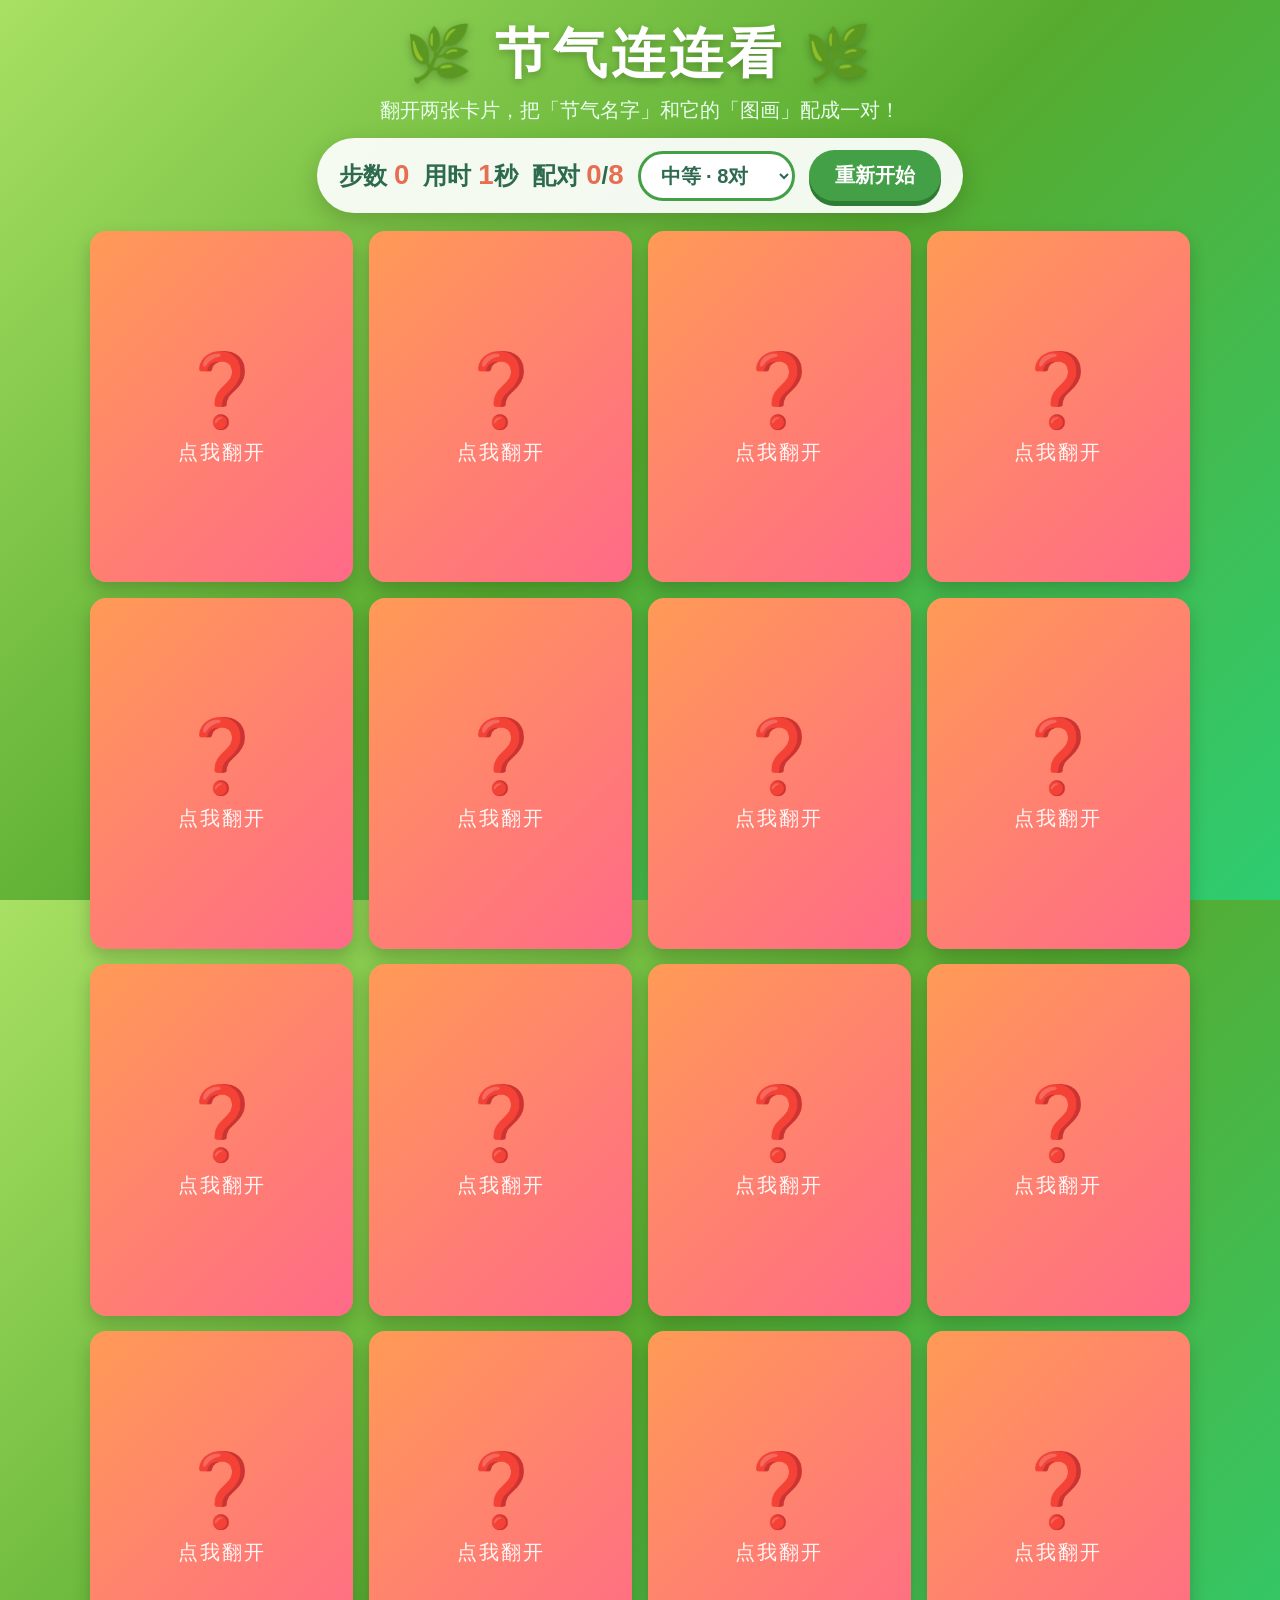
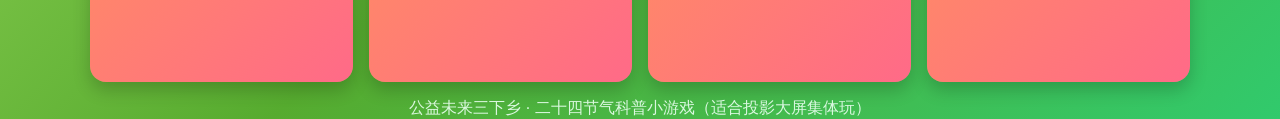
<file: games/lianliankan.html>
<!DOCTYPE html>
<html lang="zh-CN">
<head>
<meta charset="UTF-8">
<meta name="viewport" content="width=device-width, initial-scale=1.0">
<title>节气连连看 · 公益未来三下乡</title>
<style>
  * { margin:0; padding:0; box-sizing:border-box; -webkit-tap-highlight-color:transparent; }
  html,body { height:100%; }
  body {
    font-family:"Microsoft YaHei","微软雅黑","PingFang SC",sans-serif;
    background:linear-gradient(135deg,#a8e063 0%,#56ab2f 50%,#2ecc71 100%);
    min-height:100vh; display:flex; flex-direction:column; align-items:center;
    padding:18px; user-select:none; overflow-x:hidden;
  }
  h1 {
    color:#fff; font-size:clamp(28px,4.5vw,54px); text-shadow:0 3px 8px rgba(0,0,0,.25);
    letter-spacing:4px; margin-bottom:6px;
  }
  .subtitle { color:#eafff0; font-size:clamp(14px,1.8vw,20px); margin-bottom:14px; }
  .bar {
    display:flex; gap:14px; align-items:center; flex-wrap:wrap; justify-content:center;
    background:rgba(255,255,255,.92); padding:12px 22px; border-radius:50px;
    box-shadow:0 8px 24px rgba(0,0,0,.18); margin-bottom:18px;
  }
  .stat { font-size:clamp(16px,2vw,24px); font-weight:bold; color:#2d6a4f; }
  .stat b { color:#e76f51; font-size:1.15em; }
  .btn {
    border:none; cursor:pointer; font-family:inherit; font-weight:bold;
    background:#ff8c42; color:#fff; padding:12px 26px; border-radius:50px;
    font-size:clamp(15px,1.8vw,20px); box-shadow:0 5px 0 #d96a20; transition:.1s;
  }
  .btn:active { transform:translateY(4px); box-shadow:0 1px 0 #d96a20; }
  .btn.green { background:#43a047; box-shadow:0 5px 0 #2e7d32; }
  select {
    font-family:inherit; font-size:clamp(15px,1.8vw,20px); font-weight:bold;
    padding:10px 16px; border-radius:50px; border:3px solid #43a047; color:#2d6a4f;
    background:#fff; cursor:pointer;
  }
  #grid {
    display:grid; gap:clamp(8px,1.2vw,18px); perspective:1000px;
    width:100%; max-width:1100px;
  }
  .card {
    aspect-ratio:3/4; cursor:pointer; position:relative;
    transform-style:preserve-3d; transition:transform .45s;
  }
  .card.flipped { transform:rotateY(180deg); }
  .card.matched { transform:rotateY(180deg); }
  .card.matched .face.back { box-shadow:0 0 0 5px #ffd93d, 0 8px 20px rgba(0,0,0,.2); animation:pop .4s; }
  @keyframes pop { 0%{transform:scale(1)} 50%{transform:scale(1.12)} 100%{transform:scale(1)} }
  .face {
    position:absolute; inset:0; backface-visibility:hidden; border-radius:16px;
    display:flex; flex-direction:column; align-items:center; justify-content:center;
    box-shadow:0 8px 18px rgba(0,0,0,.2); overflow:hidden;
  }
  .face.front {
    background:linear-gradient(135deg,#ff9a56,#ff6a88); color:#fff;
  }
  .face.front .q { font-size:clamp(30px,6vw,72px); }
  .face.front .t { font-size:clamp(13px,1.6vw,20px); margin-top:6px; letter-spacing:2px; opacity:.95;}
  .face.back { transform:rotateY(180deg); background:#fff; padding:6px; text-align:center; }
  .face.back .emoji { font-size:clamp(34px,6.5vw,80px); line-height:1; }
  .face.back .name {
    font-size:clamp(22px,4vw,50px); font-weight:900; color:#2d6a4f; margin-top:4px; letter-spacing:2px;
  }
  .face.back .desc { font-size:clamp(11px,1.4vw,17px); color:#666; margin-top:6px; padding:0 4px; }
  .kind-tag {
    position:absolute; top:6px; left:6px; font-size:clamp(10px,1.2vw,14px);
    background:#2d6a4f; color:#fff; padding:2px 8px; border-radius:20px;
  }
  #win {
    position:fixed; inset:0; background:rgba(0,0,0,.55); display:none;
    align-items:center; justify-content:center; z-index:50;
  }
  #win .panel {
    background:#fff; border-radius:28px; padding:40px 50px; text-align:center;
    box-shadow:0 20px 60px rgba(0,0,0,.4); animation:pop .5s;
  }
  #win h2 { font-size:clamp(30px,5vw,56px); color:#e76f51; }
  #win .stars { font-size:clamp(40px,7vw,80px); margin:14px 0; }
  #win p { font-size:clamp(18px,2.4vw,28px); color:#2d6a4f; margin-bottom:20px; }
  .confetti { position:fixed; width:12px; height:12px; top:-20px; z-index:60; pointer-events:none; }
  .footer { color:#eafff0; margin-top:16px; font-size:clamp(12px,1.4vw,16px); opacity:.9; }
</style>
</head>
<body>
  <h1>🌿 节气连连看 🌿</h1>
  <div class="subtitle">翻开两张卡片，把「节气名字」和它的「图画」配成一对！</div>

  <div class="bar">
    <span class="stat">步数 <b id="moves">0</b></span>
    <span class="stat">用时 <b id="time">0</b>秒</span>
    <span class="stat">配对 <b id="pairs">0</b>/<b id="total">0</b></span>
    <select id="level">
      <option value="6">简单 · 6对</option>
      <option value="8" selected>中等 · 8对</option>
      <option value="12">困难 · 12对</option>
    </select>
    <button class="btn green" id="restart">重新开始</button>
  </div>

  <div id="grid"></div>
  <div class="footer">公益未来三下乡 · 二十四节气科普小游戏（适合投影大屏集体玩）</div>

  <div id="win">
    <div class="panel">
      <h2>🎉 全部配对成功！</h2>
      <div class="stars" id="stars">⭐⭐⭐</div>
      <p id="winText"></p>
      <button class="btn" id="again">再玩一次</button>
    </div>
  </div>

<script>
const JIEQI = [
  {name:'立春', emoji:'🌱', desc:'万物复苏，春耕开始'},
  {name:'雨水', emoji:'🌧️', desc:'降雨增多，滋润大地'},
  {name:'惊蛰', emoji:'⚡', desc:'春雷惊醒冬眠的小虫'},
  {name:'春分', emoji:'🌸', desc:'昼夜平分，百花盛开'},
  {name:'清明', emoji:'🍃', desc:'踏青扫墓，柳枝发芽'},
  {name:'谷雨', emoji:'🌾', desc:'雨生百谷，播种希望'},
  {name:'立夏', emoji:'☀️', desc:'夏天开始，万物繁茂'},
  {name:'小满', emoji:'🌿', desc:'麦粒渐满，尚未成熟'},
  {name:'芒种', emoji:'👨‍🌾', desc:'忙着收麦子、种稻子'},
  {name:'夏至', emoji:'🌞', desc:'白天最长，荷花盛开'},
  {name:'小暑', emoji:'🍉', desc:'天气渐热，吃西瓜消暑'},
  {name:'大暑', emoji:'🔥', desc:'一年最热，避暑纳凉'},
  {name:'立秋', emoji:'🍂', desc:'秋天开始，暑去凉来'},
  {name:'处暑', emoji:'🌤️', desc:'暑气消退，秋意渐浓'},
  {name:'白露', emoji:'💧', desc:'清晨露水凝结发白'},
  {name:'秋分', emoji:'🌕', desc:'昼夜平分，丰收时节'},
  {name:'寒露', emoji:'🍁', desc:'露水变凉，枫叶变红'},
  {name:'霜降', emoji:'❄️', desc:'天气变冷，开始结霜'},
  {name:'立冬', emoji:'🧣', desc:'冬天开始，添衣保暖'},
  {name:'小雪', emoji:'🌨️', desc:'开始下雪，大地披银装'},
  {name:'大雪', emoji:'⛄', desc:'大雪纷飞，堆雪人'},
  {name:'冬至', emoji:'🥟', desc:'白天最短，吃饺子团圆'},
  {name:'小寒', emoji:'🧊', desc:'天气寒冷，滴水成冰'},
  {name:'大寒', emoji:'☃️', desc:'一年最冷，迎接新年'}
];

// ---- 音效 ----
let actx;
function beep(freq, dur, type='sine', vol=0.15){
  try{
    actx = actx || new (window.AudioContext||window.webkitAudioContext)();
    const o = actx.createOscillator(), g = actx.createGain();
    o.type=type; o.frequency.value=freq; o.connect(g); g.connect(actx.destination);
    g.gain.setValueAtTime(vol, actx.currentTime);
    g.gain.exponentialRampToValueAtTime(0.001, actx.currentTime+dur);
    o.start(); o.stop(actx.currentTime+dur);
  }catch(e){}
}
const sFlip = ()=>beep(520,.12,'triangle');
const sMatch = ()=>{beep(660,.12,'sine');setTimeout(()=>beep(880,.18,'sine'),110);};
const sMiss = ()=>beep(180,.25,'sawtooth',0.1);
const sWin = ()=>{[523,659,784,1046].forEach((f,i)=>setTimeout(()=>beep(f,.25,'triangle'),i*150));};

const grid = document.getElementById('grid');
let first=null, lock=false, moves=0, matched=0, totalPairs=0, timer=null, seconds=0;

function shuffle(a){ for(let i=a.length-1;i>0;i--){const j=Math.floor(Math.random()*(i+1));[a[i],a[j]]=[a[j],a[i]];} return a; }

function cols(n){ return n<=6?4 : n<=8?4 : 6; }

function start(){
  clearInterval(timer); seconds=0; moves=0; matched=0; first=null; lock=false;
  document.getElementById('win').style.display='none';
  totalPairs = parseInt(document.getElementById('level').value,10);
  document.getElementById('moves').textContent=0;
  document.getElementById('time').textContent=0;
  document.getElementById('pairs').textContent=0;
  document.getElementById('total').textContent=totalPairs;

  const chosen = shuffle(JIEQI.slice()).slice(0,totalPairs);
  let cards=[];
  chosen.forEach(j=>{
    cards.push({jieqi:j.name, kind:'name', emoji:j.emoji, desc:j.desc});
    cards.push({jieqi:j.name, kind:'pic',  emoji:j.emoji, desc:j.desc});
  });
  cards = shuffle(cards);

  grid.style.gridTemplateColumns = `repeat(${cols(totalPairs)},1fr)`;
  grid.innerHTML='';
  cards.forEach(c=>{
    const el=document.createElement('div');
    el.className='card'; el.dataset.jieqi=c.jieqi; el.dataset.kind=c.kind;
    const back = c.kind==='name'
      ? `<div class="face back"><span class="kind-tag">名字</span><div class="name">${c.jieqi}</div><div class="desc">${c.desc}</div></div>`
      : `<div class="face back"><span class="kind-tag">图画</span><div class="emoji">${c.emoji}</div><div class="name" style="font-size:clamp(16px,2.6vw,30px)">${c.jieqi}</div></div>`;
    el.innerHTML = `<div class="face front"><div class="q">❓</div><div class="t">点我翻开</div></div>${back}`;
    el.addEventListener('click',()=>flip(el));
    grid.appendChild(el);
  });

  timer=setInterval(()=>{ seconds++; document.getElementById('time').textContent=seconds; },1000);
}

function flip(el){
  if(lock || el.classList.contains('flipped') || el.classList.contains('matched')) return;
  el.classList.add('flipped'); sFlip();
  if(!first){ first=el; return; }
  moves++; document.getElementById('moves').textContent=moves;
  const a=first, b=el; first=null;
  if(a.dataset.jieqi===b.dataset.jieqi && a.dataset.kind!==b.dataset.kind){
    a.classList.add('matched'); b.classList.add('matched');
    matched++; document.getElementById('pairs').textContent=matched; sMatch();
    if(matched===totalPairs) finish();
  }else{
    lock=true; sMiss();
    setTimeout(()=>{ a.classList.remove('flipped'); b.classList.remove('flipped'); lock=false; },900);
  }
}

function finish(){
  clearInterval(timer); sWin(); confetti();
  let stars = moves<=totalPairs+2 ? 3 : moves<=totalPairs*1.8 ? 2 : 1;
  document.getElementById('stars').textContent = '⭐'.repeat(stars)+'☆'.repeat(3-stars);
  document.getElementById('winText').textContent = `用时 ${seconds} 秒，共 ${moves} 步完成！`;
  setTimeout(()=>document.getElementById('win').style.display='flex',600);
}

function confetti(){
  const colors=['#ff6a88','#ffd93d','#43a047','#4d96ff','#ff8c42','#a06cd5'];
  for(let i=0;i<90;i++){
    const c=document.createElement('div'); c.className='confetti';
    c.style.left=Math.random()*100+'vw';
    c.style.background=colors[i%colors.length];
    c.style.borderRadius=Math.random()>.5?'50%':'2px';
    document.body.appendChild(c);
    const dur=2+Math.random()*2;
    c.animate([{transform:`translateY(0) rotate(0)`},{transform:`translateY(105vh) rotate(${720*Math.random()}deg)`}],
      {duration:dur*1000,easing:'ease-in'});
    setTimeout(()=>c.remove(),dur*1000);
  }
}

document.getElementById('restart').addEventListener('click',start);
document.getElementById('again').addEventListener('click',start);
document.getElementById('level').addEventListener('change',start);
start();
</script>
</body>
</html>
</file>
